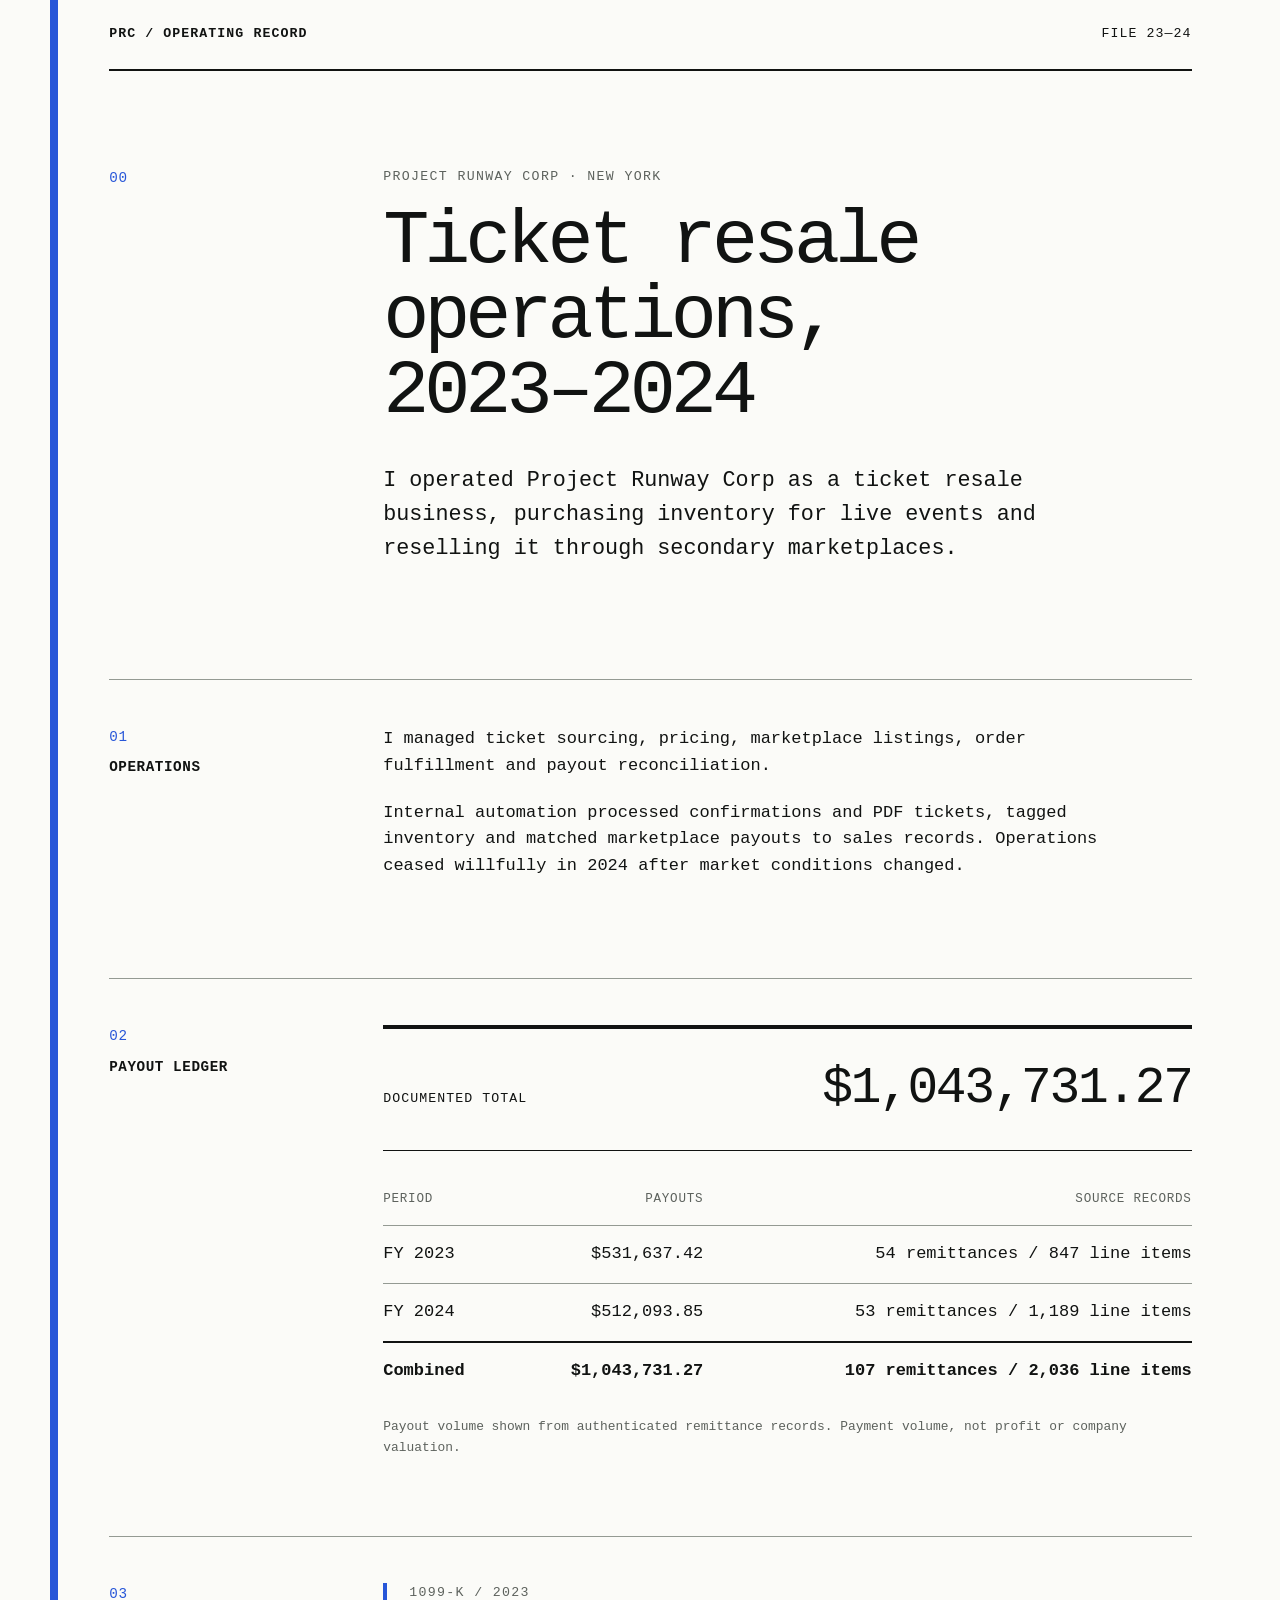
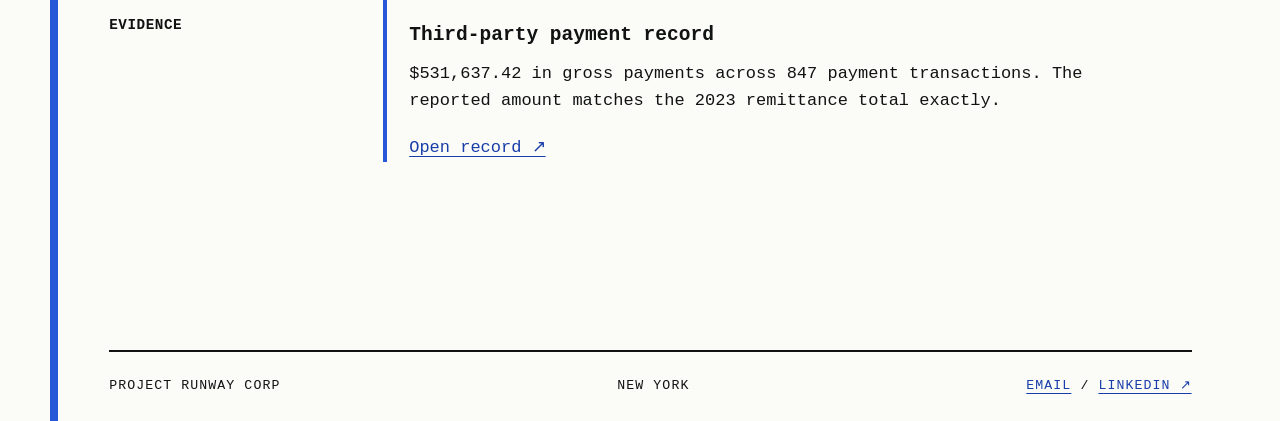
<file: index.html>
<!doctype html>
<html lang="en">
<head>
  <meta charset="utf-8">
  <meta http-equiv="Content-Security-Policy" content="default-src 'none'; style-src 'self'; img-src 'self'; script-src 'none'; connect-src 'none'; font-src 'none'; media-src 'none'; object-src 'none'; frame-src 'none'; manifest-src 'none'; base-uri 'none'; form-action 'none'; upgrade-insecure-requests">
  <meta name="viewport" content="width=device-width, initial-scale=1">
  <meta name="referrer" content="no-referrer">
  <title>Project Runway Corp — Operating Record</title>
  <meta name="description" content="Historical operating record for Project Runway Corp, a ticket resale business active during 2023 and 2024.">
  <meta property="og:title" content="Project Runway Corp — Operating Record">
  <meta property="og:description" content="Ticket resale operations and documented payout records for 2023 and 2024.">
  <meta property="og:type" content="website">
  <meta property="og:url" content="https://projectrunwayinc.com/">
  <meta property="og:image" content="https://projectrunwayinc.com/og.png">
  <meta property="og:image:width" content="1200">
  <meta property="og:image:height" content="630">
  <meta property="og:image:alt" content="Project Runway Corp operating record for 2023–2024 with $1,043,731.27 in documented payouts.">
  <meta name="twitter:card" content="summary_large_image">
  <meta name="twitter:title" content="Project Runway Corp — Operating Record">
  <meta name="twitter:description" content="Ticket resale operations and documented payout records for 2023 and 2024.">
  <meta name="twitter:image" content="https://projectrunwayinc.com/og.png">
  <meta name="theme-color" media="(prefers-color-scheme: light)" content="#fbfbf8">
  <meta name="theme-color" media="(prefers-color-scheme: dark)" content="#111312">
  <link rel="icon" href="/favicon.svg" type="image/svg+xml">
  <link rel="stylesheet" href="/style.css">
</head>
<body>
  <a class="skip-link" href="#record">Skip to operating record</a>

  <div class="page-shell">
    <header class="masthead">
      <strong>PRC / OPERATING RECORD</strong>
      <span>FILE 23—24</span>
    </header>

    <main id="record">
      <section class="intro" aria-labelledby="page-title">
        <div class="section-rail" aria-hidden="true">00</div>
        <div>
          <p class="eyebrow">PROJECT RUNWAY CORP · NEW YORK</p>
          <h1 id="page-title">Ticket resale operations,<br>2023–2024</h1>
          <p class="lead">I operated Project Runway Corp as a ticket resale business, purchasing inventory for live events and reselling it through secondary marketplaces.</p>
        </div>
      </section>

      <section class="record-row" aria-labelledby="operations-title">
        <div class="section-rail">
          <span aria-hidden="true">01</span>
          <h2 id="operations-title">Operations</h2>
        </div>
        <div class="copy">
          <p>I managed ticket sourcing, pricing, marketplace listings, order fulfillment and payout reconciliation.</p>
          <p>Internal automation processed confirmations and PDF tickets, tagged inventory and matched marketplace payouts to sales records. Operations ceased willfully in 2024 after market conditions changed.</p>
        </div>
      </section>

      <section class="record-row" aria-labelledby="payouts-title">
        <div class="section-rail">
          <span aria-hidden="true">02</span>
          <h2 id="payouts-title">Payout ledger</h2>
        </div>
        <div>
          <div class="documented-total">
            <span>Documented total</span>
            <strong>$1,043,731.27</strong>
          </div>

          <div class="table-wrap">
            <table>
              <caption>Documented payouts for 2023 and 2024</caption>
              <thead>
                <tr>
                  <th scope="col">Period</th>
                  <th scope="col">Payouts</th>
                  <th scope="col">Source records</th>
                </tr>
              </thead>
              <tbody>
                <tr>
                  <th scope="row">FY 2023</th>
                  <td>$531,637.42</td>
                  <td>54 remittances / 847 line items</td>
                </tr>
                <tr>
                  <th scope="row">FY 2024</th>
                  <td>$512,093.85</td>
                  <td>53 remittances / 1,189 line items</td>
                </tr>
              </tbody>
              <tfoot>
                <tr>
                  <th scope="row">Combined</th>
                  <td>$1,043,731.27</td>
                  <td>107 remittances / 2,036 line items</td>
                </tr>
              </tfoot>
            </table>
          </div>

          <p class="fine-print">Payout volume shown from authenticated remittance records. Payment volume, not profit or company valuation.</p>
        </div>
      </section>

      <section class="record-row" aria-labelledby="evidence-title">
        <div class="section-rail">
          <span aria-hidden="true">03</span>
          <h2 id="evidence-title">Evidence</h2>
        </div>
        <div class="evidence-record">
          <p class="evidence-label">1099-K / 2023</p>
          <h3>Third-party payment record</h3>
          <p>$531,637.42 in gross payments across 847 payment transactions. The reported amount matches the 2023 remittance total exactly.</p>
          <a href="/output/pdf/1099k-2023-redacted.pdf" target="_blank" rel="noopener">Open record ↗</a>
        </div>
      </section>
    </main>

    <footer>
      <span>PROJECT RUNWAY CORP</span>
      <span>NEW YORK</span>
      <span><a href="mailto:projectrunwayinc@gmail.com">EMAIL</a> / <a href="https://www.linkedin.com/company/project-runway-corp" target="_blank" rel="noopener noreferrer">LINKEDIN ↗</a></span>
    </footer>
  </div>
</body>
</html>
</file>
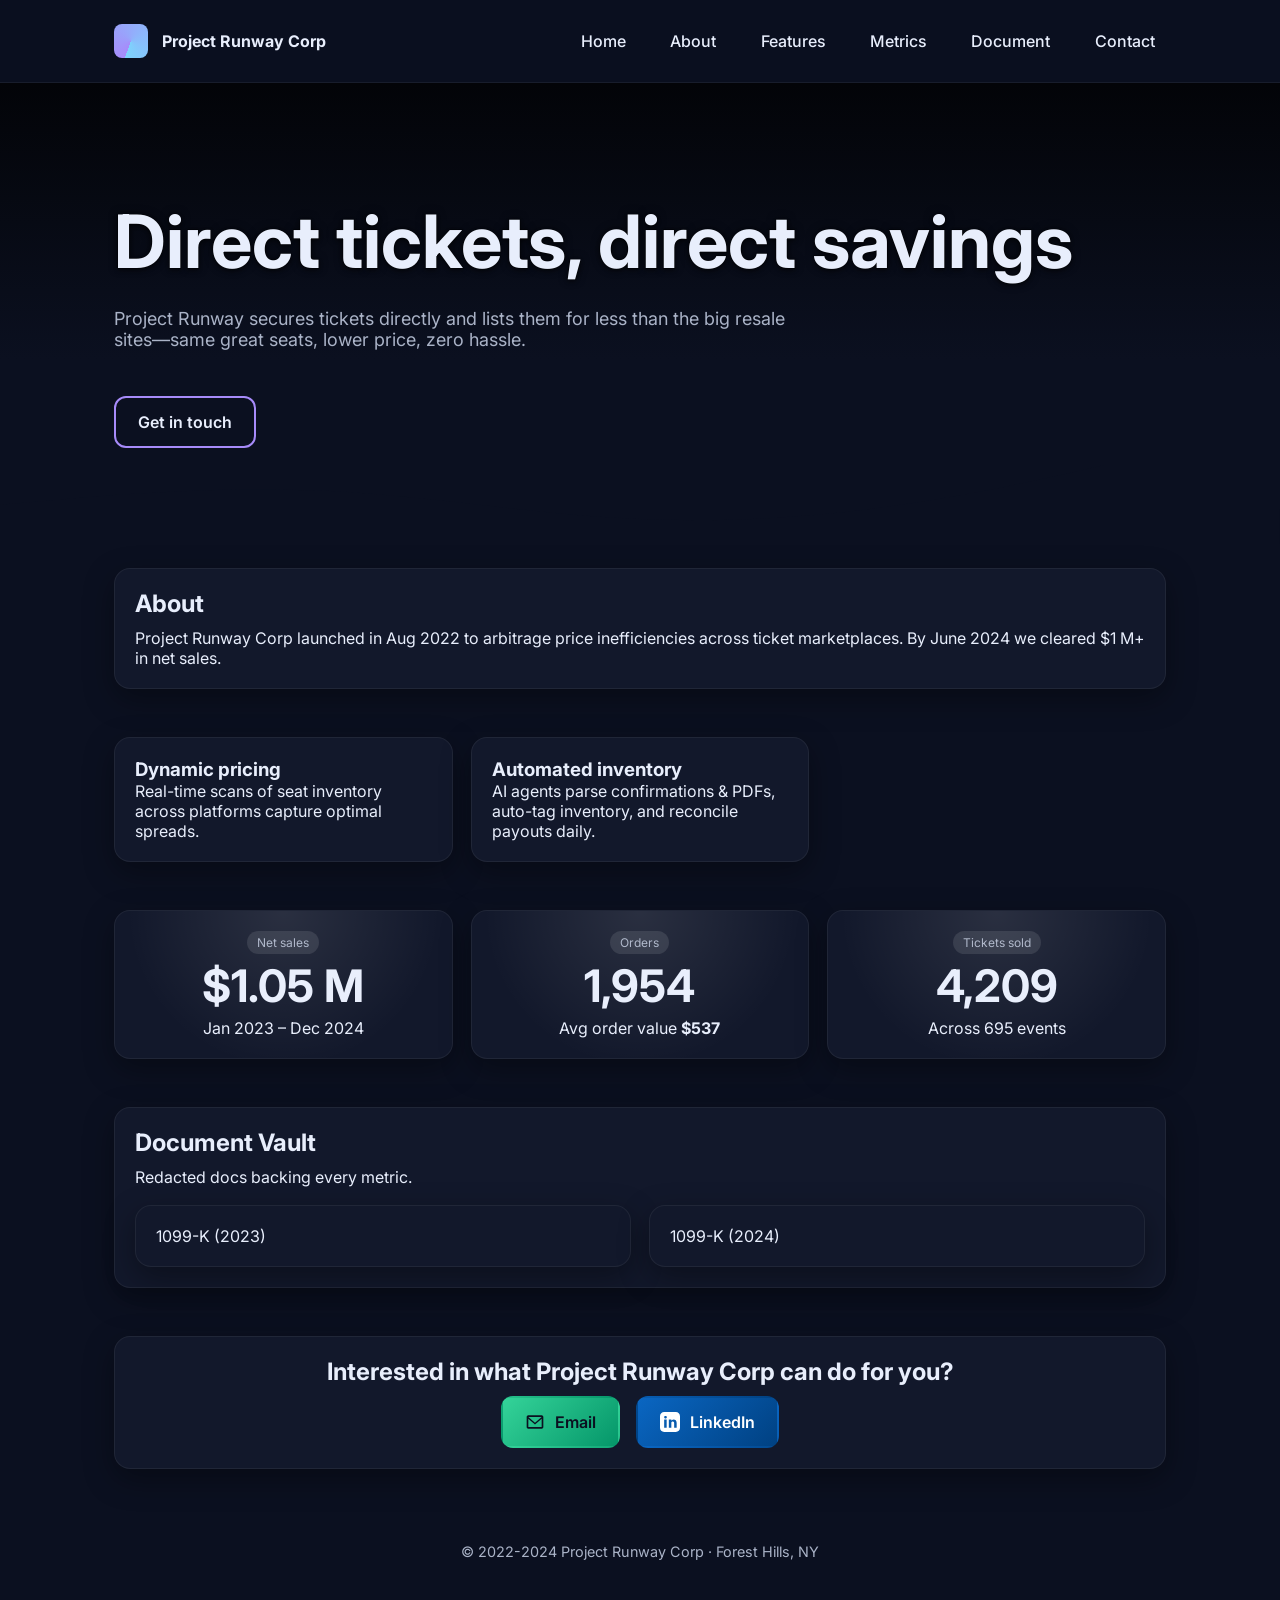
<file: project-runway-website/index.html>
<!doctype html>
<html lang="en">
<head>
  <meta charset="utf-8">
  <title>Project Runway Corp — Ticket Brokerage</title>
  <meta name="viewport" content="width=device-width, initial-scale=1">
  <meta name="description" content="Scaled a secondary-market ticket brokerage to $1 M+ net sales with pricing analytics & workflow automation.">
  <meta property="og:title" content="Project Runway Corp — Ticket Brokerage">
  <meta property="og:url"   content="https://projectrunwayinc.com/">
  <meta name="theme-color"  content="#0b1020">

  <!-- typeface & favicon -->
  <link rel="preconnect" href="https://fonts.gstatic.com" crossorigin>
  <link href="https://fonts.googleapis.com/css2?family=Inter:wght@400;500;700&display=swap" rel="stylesheet">
  <link rel="icon" type="image/png" href="/favicon.png">

  <style>
    /* ==========  CSS variables  ========== */
    :root{
      --bg:#0b1020;         --card:#12182b;     --muted:#aab3c7;   --ink:#e8eefc;
      --accent:#a78bfa;     --accent-2:#7dd3fc; --ok:#34d399;
      --radius:16px;        --shadow:0 10px 30px rgba(0,0,0,.35);
    }

    /* reset & globals */
    *{box-sizing:border-box;margin:0;padding:0}
    html{scroll-behavior:smooth}
    body{background:var(--bg);color:var(--ink);font-family:'Inter',system-ui,Segoe UI,Roboto,Arial,sans-serif}

    a{color:inherit;text-decoration:none}
    .wrap{max-width:1100px;margin:0 auto;padding:24px}

    /* header / nav */
    header{position:sticky;top:0;z-index:99;background:rgba(11,16,32,.85);backdrop-filter:blur(10px);border-bottom:1px solid rgba(255,255,255,.06)}
    nav{display:flex;align-items:center;gap:24px;font-weight:500}
    nav ul{display:flex;gap:22px;list-style:none}
    nav li a{padding:.4rem .7rem;border-radius:8px;transition:.2s}
    nav li a:is(:hover,:focus){background:var(--accent);color:#0b1020}

    .logo{width:34px;height:34px;border-radius:8px;background:conic-gradient(from 200deg,var(--accent),var(--accent-2))}

    /* hero */
    .hero{
      padding:96px 0 72px;
      background:
        url("https://images.unsplash.com/photo-1659456690967-bad366de0000?q=80&w=1546&auto=format&fit=crop") center/cover no-repeat,
        linear-gradient(180deg,#000000c0 0%,#0b1020 60%);
      position:relative;overflow:hidden
    }
    .hero::after{
      content:"";position:absolute;inset:auto 0 -1px 0;height:80px;
      background:url("data:image/svg+xml,<svg xmlns='http://www.w3.org/2000/svg' viewBox='0 0 1440 320' fill='%230b1020'><path d='M0 160L60 154.7C120 149 240 139 360 144C480 149 600 171 720 176C840 181 960 171 1080 149.3C1200 128 1320 96 1380 80L1440 64V320H0Z'/></svg>") center/cover no-repeat
    }
    h1{font-size:clamp(2.8rem,7vw,4.6rem);line-height:1.05;font-weight:700;margin-bottom:28px;text-shadow:0 0 8px rgba(0,0,0,.55),0 2px 4px rgba(0,0,0,.4)}
    @supports (-webkit-text-stroke:1px white){
      h1{-webkit-text-stroke:1px rgba(0,0,0,.65);paint-order:stroke fill}
    }
    .sub{color:var(--muted);font-size:1.125rem;margin-bottom:46px;max-width:680px}

    /* buttons */
    .btn{display:inline-flex;align-items:center;gap:10px;padding:14px 22px;font-size:1rem;font-weight:600;border-radius:12px;cursor:pointer;border:2px solid transparent;transition:transform .15s,box-shadow .15s}
    .btn-outline{border-color:var(--accent);background:transparent}.btn-outline:hover{background:rgba(255,255,255,.08)}
    .btn:hover{transform:translateY(-2px);box-shadow:0 4px 14px rgba(0,0,0,.4)}

    /* platform-themed buttons */
    .btn-email   {background:linear-gradient(135deg,#34d399 0%,#059669 100%);color:#0b1020}
    .btn-linkedin{background:linear-gradient(135deg,#0a66c2 0%,#004182 100%);color:#fff}
    .btn-email:hover,
    .btn-linkedin:hover{transform:translateY(-3px);box-shadow:0 6px 18px rgba(0,0,0,.45),0 0 8px rgba(255,255,255,.25) inset}

    /* grid helpers */
    .grid{display:grid;gap:18px}
    .cols-2{grid-template-columns:repeat(2,1fr)}
    .cols-3{grid-template-columns:repeat(3,1fr)}
    @media(max-width:900px){.cols-3,.cols-2{grid-template-columns:1fr}}

    /* card */
    .card{background:var(--card);border:1px solid rgba(255,255,255,.06);border-radius:var(--radius);padding:20px;box-shadow:var(--shadow);transition:transform .25s,box-shadow .25s}
    .card:hover{transform:translateY(-6px);box-shadow:0 12px 32px rgba(0,0,0,.45)}
    .section-title{font-size:1.5rem;margin-bottom:10px}

    /* tags / KPI */
    .tag{display:inline-block;padding:4px 10px;border-radius:999px;font-size:.75rem;background:rgba(255,255,255,.1);color:var(--muted)}
    .kpi{position:relative;text-align:center}
    .kpi .num{font-size:2.8rem;font-weight:700;margin:.3rem 0}
    .kpi::before{content:"";position:absolute;inset:0;border-radius:inherit;pointer-events:none;background:radial-gradient(circle at 50% 0%,#ffffff1a 0%,transparent 70%)}

    footer{padding:50px 0;text-align:center;color:var(--muted);font-size:.9rem}
  </style>
</head>
<body>

<!-- inline SVG symbols for icons -->
<svg style="display:none">
  <symbol id="mail-ico" viewBox="0 0 24 24" fill="currentColor">
    <path d="M4 4h16c1.1 0 2 .9 2 2v12c0 1.1-.9 2-2 2H4c-1.1 0-2-.9-2-2V6c0-1.1.9-2 2-2zm0 2v.01L12 13 20 6.01V6H4zm0 12h16V8l-8 7-8-7v10z"/>
  </symbol>
  <symbol id="in-ico" viewBox="0 0 24 24" fill="currentColor">
    <path d="M19 0H5C2.2 0 0 2.2 0 5v14c0 2.8 2.2 5 5 5h14c2.8 0 5-2.2 5-5V5c0-2.8-2.2-5-5-5zM8 19H5V9h3v10zM6.6 7.8C5.6 7.8 5 7.1 5 6.3 5 5.4 5.6 4.8 6.6 4.8s1.6.6 1.6 1.5c0 .8-.6 1.5-1.6 1.5zM20 19h-3v-5.5c0-1.3-.4-2.2-1.6-2.2-.9 0-1.4.6-1.7 1.1-.1.2-.1.5-.1.8V19h-3V9h3v1.4c.4-.6 1.1-1.5 2.8-1.5 2 0 3.6 1.3 3.6 4.2V19z"/>
  </symbol>
</svg>

<header>
  <div class="wrap" style="display:flex;align-items:center;justify-content:space-between;">
    <div style="display:flex;align-items:center;gap:14px;">
      <div class="logo" aria-hidden="true"></div>
      <strong>Project Runway Corp</strong>
    </div>
    <nav>
      <ul>
        <li><a href="#hero"    class="scroll">Home</a></li>
        <li><a href="#about"   class="scroll">About</a></li>
        <li><a href="#features"class="scroll">Features</a></li>
        <li><a href="#metrics" class="scroll">Metrics</a></li>
        <li><a href="#document" class="scroll">Document</a></li>
        <li><a href="#contact" class="scroll">Contact</a></li>
      </ul>
    </nav>
  </div>
</header>

<!-- HERO -->
<section id="hero" class="hero scroll">
  <div class="wrap">
    <h1>Direct&nbsp;tickets, direct&nbsp;savings</h1>
    <p class="sub">Project Runway secures tickets directly and lists them for less than the big resale sites—same great seats, lower price, zero hassle.</p>
    <div style="display:flex;gap:18px;flex-wrap:wrap">
      <a class="btn btn-outline" href="#contact">Get in touch</a>
    </div>
  </div>
</section>

<!-- ABOUT -->
<section id="about" class="wrap scroll">
  <div class="card">
    <h2 class="section-title">About</h2>
    <p>Project Runway Corp launched in Aug 2022 to arbitrage price inefficiencies across ticket marketplaces. By June 2024 we cleared $1 M+ in net sales.</p>
  </div>
</section>

<!-- FEATURES -->
<section id="features" class="wrap grid cols-3 scroll">
  <div class="card"><h3>Dynamic pricing</h3><p>Real-time scans of seat inventory across platforms capture optimal spreads.</p></div>
  <div class="card"><h3>Automated inventory</h3><p>AI agents parse confirmations & PDFs, auto-tag inventory, and reconcile payouts daily.</p></div>
</section>

<!-- METRICS -->
<section id="metrics" class="wrap grid cols-3 scroll">
  <div class="card kpi"><span class="tag">Net sales</span><div class="num">$1.05 M</div><div class="muted">Jan 2023 – Dec 2024</div></div>
  <div class="card kpi"><span class="tag">Orders</span><div class="num">1,954</div><div class="muted">Avg order value <strong>$537</strong></div></div>
  <div class="card kpi"><span class="tag">Tickets sold</span><div class="num">4,209</div><div class="muted">Across 695 events</div></div>
</section>

<!-- DOCUMENT -->
<section id="document" class="wrap scroll">
  <div class="card">
    <h2 class="section-title">Document Vault</h2>
    <p class="muted">Redacted docs backing every metric.</p>
    <div class="grid cols-2" style="margin-top:18px">
      <a class="card" href="/document/1099k-2023-redacted.pdf" target="_blank">1099-K (2023)</a>
      <a class="card" href="/document/1099k-2024-redacted.pdf" target="_blank">1099-K (2024)</a>
    </div>
  </div>
</section>

<!-- CONTACT -->
<section id="contact" class="wrap scroll">
  <div class="card" style="text-align:center">
    <h2 class="section-title">Interested in what Project Runway&nbsp;Corp can do for you?</h2>

    <div style="display:flex;gap:16px;flex-wrap:wrap;justify-content:center">
      <a class="btn btn-email" href="mailto:projectrunwayinc@gmail.com">
        <svg width="20" height="20"><use href="#mail-ico"/></svg>
        Email
      </a>

      <a class="btn btn-linkedin" href="https://www.linkedin.com/company/project-runway-corp" target="_blank" rel="noopener">
        <svg width="20" height="20"><use href="#in-ico"/></svg>
        LinkedIn
      </a>
    </div>
  </div>
</section>

<footer>© 2022-2024 Project Runway Corp · Forest Hills, NY</footer>
</body>
</html>
</file>
<file: style.css>
:root {
  color-scheme: light dark;
  --paper: light-dark(#fbfbf8, #111312);
  --ink: light-dark(#111312, #f1f3ef);
  --muted: light-dark(#5d625d, #aeb4ad);
  --rule: light-dark(#949a93, #555b55);
  --accent: light-dark(#2756d8, #88a5ff);
  --accent-strong: light-dark(#183da9, #aac0ff);
}

* { box-sizing: border-box; }

html {
  background: var(--paper);
  font-size: 17px;
  scroll-behavior: smooth;
}

body {
  margin: 0;
  background: var(--paper);
  color: var(--ink);
  font-family: ui-monospace, SFMono-Regular, Menlo, Monaco, Consolas, "Liberation Mono", monospace;
  line-height: 1.58;
  -webkit-font-smoothing: antialiased;
}

a {
  color: var(--accent-strong);
  text-decoration-thickness: 1px;
  text-underline-offset: 4px;
}

a:hover { text-decoration-thickness: 2px; }

a:focus-visible {
  outline: 3px solid var(--accent);
  outline-offset: 4px;
}

.skip-link {
  position: absolute;
  top: 12px;
  left: 12px;
  z-index: 2;
  padding: 8px 12px;
  background: var(--ink);
  color: var(--paper);
  transform: translateY(-180%);
}

.skip-link:focus { transform: translateY(0); }

.page-shell {
  width: min(1180px, calc(100% - 40px));
  margin: 0 auto;
  border-left: 8px solid var(--accent);
  padding-left: clamp(22px, 4vw, 56px);
  padding-right: clamp(14px, 3vw, 40px);
}

.masthead,
footer {
  display: flex;
  justify-content: space-between;
  gap: 24px;
  padding: 24px 0;
  font-size: .78rem;
  letter-spacing: .08em;
  text-transform: uppercase;
}

.masthead { border-bottom: 2px solid var(--ink); }
.masthead strong { font-weight: 600; }

main { padding: clamp(48px, 8vw, 96px) 0 clamp(62px, 9vw, 110px); }

.intro,
.record-row {
  display: grid;
  grid-template-columns: minmax(150px, 210px) minmax(0, 1fr);
  gap: clamp(28px, 5vw, 70px);
}

.intro { padding-bottom: clamp(64px, 9vw, 112px); }

.section-rail {
  color: var(--accent);
  font-size: .84rem;
  letter-spacing: .06em;
  text-transform: uppercase;
}

.section-rail span,
.section-rail h2 { display: block; }

.section-rail h2 {
  margin: 8px 0 0;
  color: var(--ink);
  font-size: .84rem;
  font-weight: 600;
  letter-spacing: .04em;
}

.eyebrow,
.evidence-label {
  margin: 0 0 16px;
  color: var(--muted);
  font-size: .78rem;
  letter-spacing: .1em;
  text-transform: uppercase;
}

h1 {
  max-width: 850px;
  margin: 0 0 34px;
  font-size: clamp(2.3rem, 6vw, 5rem);
  font-weight: 500;
  letter-spacing: -.065em;
  line-height: .98;
}

.lead {
  max-width: 720px;
  margin: 0;
  font-size: clamp(1.02rem, 2vw, 1.28rem);
}

.record-row {
  padding: clamp(28px, 4vw, 46px) 0 clamp(46px, 7vw, 78px);
  border-top: 1px solid var(--rule);
}

.copy,
.evidence-record { max-width: 760px; }
p { margin: 0 0 20px; }

.documented-total {
  display: flex;
  justify-content: space-between;
  align-items: baseline;
  gap: 24px;
  padding: 19px 0 21px;
  border-top: 4px solid var(--ink);
  border-bottom: 1px solid var(--ink);
  text-transform: uppercase;
}

.documented-total span {
  font-size: .78rem;
  letter-spacing: .08em;
}

.documented-total strong {
  font-size: clamp(1.65rem, 4vw, 3.2rem);
  font-weight: 500;
  letter-spacing: -.045em;
  font-variant-numeric: tabular-nums;
}

.table-wrap {
  width: 100%;
  overflow-x: auto;
  margin-top: 24px;
}

table {
  width: 100%;
  min-width: 640px;
  border-collapse: collapse;
  font-variant-numeric: tabular-nums;
}

caption {
  position: absolute;
  width: 1px;
  height: 1px;
  overflow: hidden;
  clip: rect(0 0 0 0);
  clip-path: inset(50%);
  white-space: nowrap;
}

th,
td {
  padding: 15px 12px;
  border-bottom: 1px solid var(--rule);
  text-align: right;
  vertical-align: top;
}

th:first-child,
td:first-child {
  padding-left: 0;
  text-align: left;
}

th:last-child,
td:last-child { padding-right: 0; }

thead th {
  color: var(--muted);
  font-size: .74rem;
  font-weight: 500;
  letter-spacing: .06em;
  text-transform: uppercase;
}

tbody th { font-weight: 400; }

tfoot th,
tfoot td {
  border-top: 2px solid var(--ink);
  border-bottom: 0;
  font-weight: 600;
}

.fine-print {
  margin: 18px 0 0;
  color: var(--muted);
  font-size: .76rem;
}

.evidence-record {
  padding-left: 22px;
  border-left: 4px solid var(--accent);
}

.evidence-record h3 {
  margin: 0 0 10px;
  font-size: 1.15rem;
  font-weight: 600;
}

.evidence-record .fine-print { max-width: 680px; }

footer {
  align-items: flex-end;
  border-top: 2px solid var(--ink);
}

@media (max-width: 680px) {
  html { font-size: 16px; }

  .page-shell {
    width: min(100% - 24px, 1180px);
    border-left-width: 5px;
    padding-left: 16px;
    padding-right: 4px;
  }

  .masthead,
  footer {
    flex-direction: column;
    gap: 5px;
  }

  .intro,
  .record-row {
    grid-template-columns: 1fr;
    gap: 22px;
  }

  .section-rail {
    display: flex;
    gap: 14px;
  }

  .section-rail h2 { margin: 0; }

  .documented-total {
    align-items: flex-start;
    flex-direction: column;
    gap: 8px;
  }

  h1 br { display: none; }
}

@media (prefers-reduced-motion: reduce) {
  html { scroll-behavior: auto; }
}
</file>
